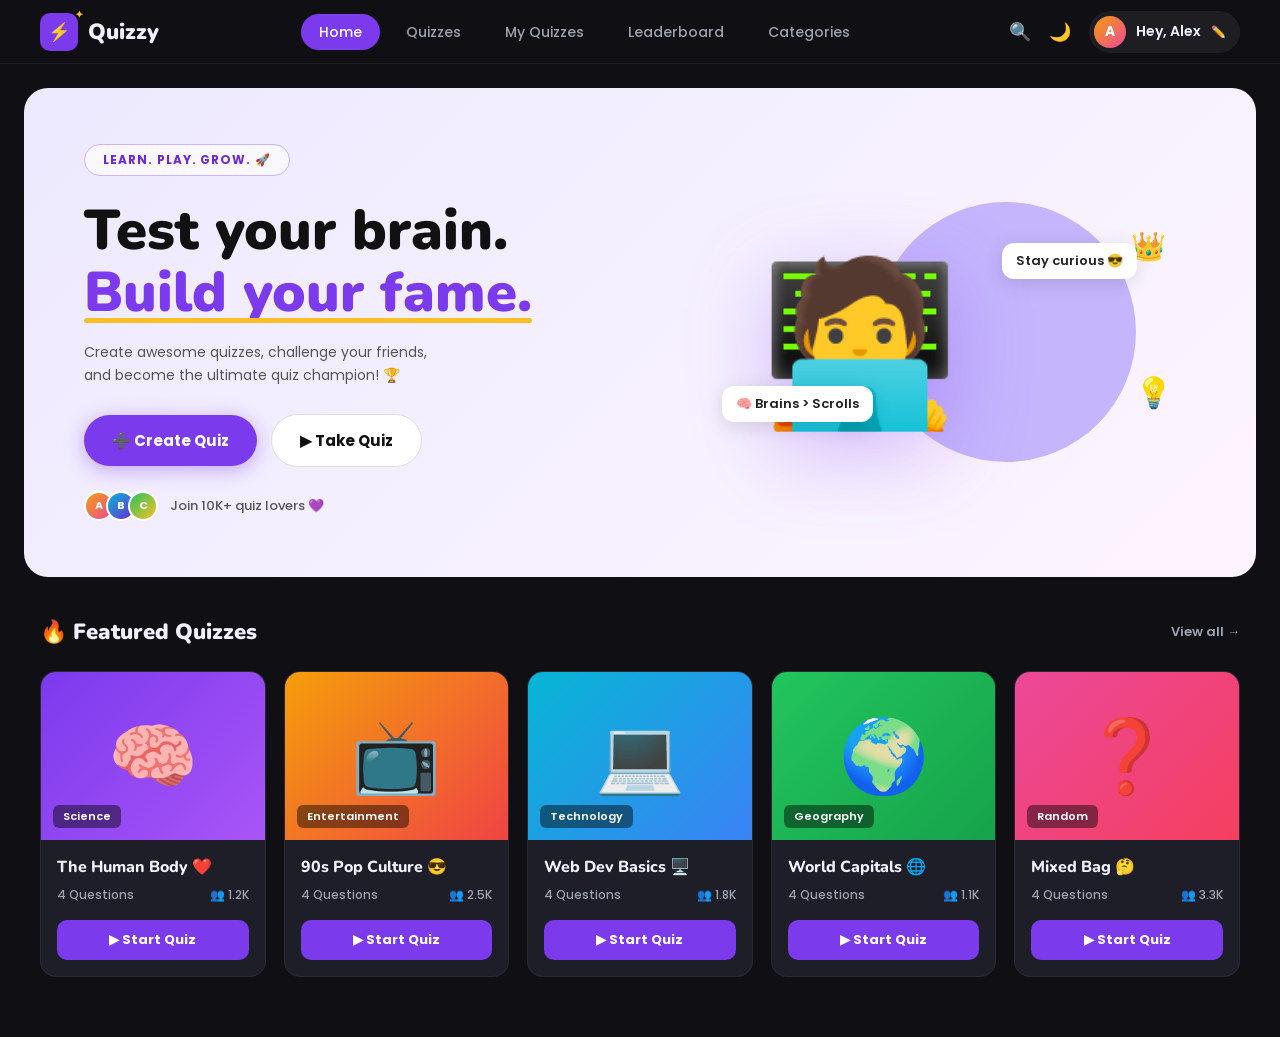
<file: Task4/index.html>
<!DOCTYPE html>
<html lang="en">
<head>
<meta charset="UTF-8"/>
<meta name="viewport" content="width=device-width, initial-scale=1.0"/>
<title>Quizzy – Test Your Brain. Build Your Fame.</title>
<link href="https://fonts.googleapis.com/css2?family=Nunito:wght@400;600;700;800;900&family=Poppins:wght@400;500;600;700;800;900&display=swap" rel="stylesheet"/>
<style>
*,*::before,*::after{box-sizing:border-box;margin:0;padding:0}
:root{
  --purple:#7c3aed;--purple-light:#a78bfa;--yellow:#fbbf24;
  --pink:#ec4899;--green:#22c55e;--cyan:#06b6d4;
  --dark:#0f0f14;--dark2:#18181f;--card-bg:#1e1e28;
  --text:#f1f0ff;--muted:#9ca3af;--hero-circle:#c4b5fd;
  --radius:16px;
  --nav-bg:#0f0f14;--modal-bg:#1a1a24;--input-bg:#0f0f14;
}
body.light-mode{
  --dark:#f5f4ff;--dark2:#ede9fe;--card-bg:#fff;
  --text:#111;--muted:#6b7280;--hero-circle:#c4b5fd;
  --nav-bg:#fff;--modal-bg:#fff;--input-bg:#f5f4ff;
}
body.light-mode nav{border-bottom:1px solid rgba(0,0,0,.08)}
body.light-mode .quiz-modal,body.light-mode .name-modal{background:#fff;border-color:rgba(0,0,0,.1)}
body.light-mode .quiz-card{border-color:rgba(0,0,0,.08);box-shadow:0 2px 12px rgba(0,0,0,.06)}
body.light-mode .option-btn{background:rgba(0,0,0,.03);border-color:rgba(0,0,0,.1);color:#111}
body.light-mode .name-input{background:#f5f4ff;border-color:rgba(0,0,0,.15);color:#111}
body.light-mode .modal-btn.ghost{background:rgba(0,0,0,.06);color:#555}
body.light-mode .quiz-header,.body.light-mode .quiz-footer{border-color:rgba(0,0,0,.08)}
body.light-mode .close-btn{background:rgba(0,0,0,.06);color:#555}
body.light-mode .progress-bar-track{background:rgba(0,0,0,.08)}
body.light-mode .user-pill{background:rgba(0,0,0,.06)}
body.light-mode .nav-links a{color:#555}
body.light-mode .nav-links a.active{color:#fff}
body.light-mode .result-btn.ghost{color:#111}

/* SEARCH BAR */
.search-overlay{position:fixed;inset:0;background:rgba(0,0,0,.75);backdrop-filter:blur(10px);z-index:300;display:flex;align-items:flex-start;justify-content:center;padding:80px 20px 20px;opacity:0;pointer-events:none;transition:opacity .2s}
.search-overlay.open{opacity:1;pointer-events:all}
.search-box{background:#1a1a24;border-radius:16px;padding:20px;width:100%;max-width:560px;border:1px solid rgba(255,255,255,.1)}
body.light-mode .search-box{background:#fff;border-color:rgba(0,0,0,.1)}
.search-input-wrap{display:flex;align-items:center;gap:12px;border-bottom:1px solid rgba(255,255,255,.08);padding-bottom:16px;margin-bottom:16px}
body.light-mode .search-input-wrap{border-bottom-color:rgba(0,0,0,.08)}
.search-input-wrap span{font-size:20px}
.search-input{flex:1;background:none;border:none;outline:none;font-size:17px;font-weight:600;color:var(--text);font-family:'Poppins',sans-serif}
.search-input::placeholder{color:var(--muted)}
.search-results{display:flex;flex-direction:column;gap:8px}
.search-result-item{padding:12px 14px;border-radius:10px;background:rgba(255,255,255,.05);cursor:pointer;font-size:14px;font-weight:600;color:var(--text);display:flex;align-items:center;gap:10px;transition:background .15s}
body.light-mode .search-result-item{background:rgba(0,0,0,.04)}
.search-result-item:hover{background:rgba(124,58,237,.18)}
.search-no-results{color:var(--muted);font-size:14px;text-align:center;padding:16px 0}
.search-close{float:right;background:none;border:none;color:var(--muted);font-size:20px;cursor:pointer;line-height:1}

/* CREATE QUIZ MODAL */
.create-modal{background:#1a1a24;border-radius:24px;width:100%;max-width:560px;max-height:90vh;overflow-y:auto;border:1px solid rgba(255,255,255,.08);transform:scale(.92);transition:transform .25s;padding:32px}
body.light-mode .create-modal{background:#fff;border-color:rgba(0,0,0,.1)}
.overlay.open .create-modal{transform:scale(1)}
.create-modal h2{font-family:'Nunito',sans-serif;font-size:22px;font-weight:900;margin-bottom:20px;display:flex;align-items:center;gap:10px}
.form-group{margin-bottom:18px}
.form-label{font-size:12px;font-weight:700;color:var(--muted);letter-spacing:.06em;text-transform:uppercase;margin-bottom:7px;display:block}
.form-input,.form-select,.form-textarea{width:100%;background:var(--input-bg);border:2px solid rgba(255,255,255,.1);border-radius:12px;padding:13px 16px;font-size:14px;font-weight:600;color:var(--text);font-family:'Poppins',sans-serif;outline:none;transition:border-color .2s}
body.light-mode .form-input,body.light-mode .form-select,body.light-mode .form-textarea{border-color:rgba(0,0,0,.15)}
.form-input:focus,.form-select:focus,.form-textarea:focus{border-color:var(--purple)}
.form-select{appearance:none;cursor:pointer}
.form-textarea{resize:vertical;min-height:90px}
.questions-builder{margin-top:8px}
.q-item{background:rgba(255,255,255,.04);border-radius:12px;padding:16px;margin-bottom:12px;border:1px solid rgba(255,255,255,.06)}
body.light-mode .q-item{background:rgba(0,0,0,.03);border-color:rgba(0,0,0,.06)}
.q-item-header{display:flex;align-items:center;justify-content:space-between;margin-bottom:10px}
.q-num-badge{font-size:11px;font-weight:800;color:var(--purple-light);letter-spacing:.06em}
.q-remove{background:none;border:none;color:var(--muted);cursor:pointer;font-size:16px;transition:color .2s}
.q-remove:hover{color:#ef4444}
.opt-input-row{display:flex;align-items:center;gap:8px;margin-bottom:8px}
.opt-radio{accent-color:var(--purple);cursor:pointer;width:16px;height:16px;flex-shrink:0}
.opt-input{flex:1;background:var(--input-bg);border:1.5px solid rgba(255,255,255,.08);border-radius:8px;padding:9px 12px;font-size:13px;color:var(--text);font-family:'Poppins',sans-serif;outline:none;transition:border-color .2s}
body.light-mode .opt-input{border-color:rgba(0,0,0,.1)}
.opt-input:focus{border-color:var(--purple)}
.add-q-btn{display:flex;align-items:center;gap:8px;background:rgba(124,58,237,.12);border:1.5px dashed rgba(124,58,237,.35);border-radius:12px;padding:12px;width:100%;color:var(--purple-light);font-size:14px;font-weight:700;font-family:'Poppins',sans-serif;cursor:pointer;justify-content:center;transition:all .2s;margin-top:4px}
.add-q-btn:hover{background:rgba(124,58,237,.2);border-color:var(--purple)}
.create-actions{display:flex;gap:12px;margin-top:24px}
.create-hint{font-size:11px;color:var(--muted);margin-top:6px}

/* LEADERBOARD / MY QUIZZES / CATEGORIES inside overlay */
.info-modal{background:#1a1a24;border-radius:20px;padding:32px;width:100%;max-width:480px;border:1px solid rgba(255,255,255,.08);transform:scale(.92);transition:transform .25s;max-height:85vh;overflow-y:auto}
body.light-mode .info-modal{background:#fff;border-color:rgba(0,0,0,.1)}
.overlay.open .info-modal{transform:scale(1)}
.info-modal h2{font-family:'Nunito',sans-serif;font-size:22px;font-weight:900;margin-bottom:18px;display:flex;align-items:center;gap:10px}
.lb-row{display:flex;align-items:center;gap:14px;padding:12px 0;border-bottom:1px solid rgba(255,255,255,.05)}
body.light-mode .lb-row{border-bottom-color:rgba(0,0,0,.06)}
.lb-row:last-child{border-bottom:none}
.lb-rank{font-size:18px;width:32px;text-align:center;flex-shrink:0}
.lb-name{flex:1;font-size:14px;font-weight:700}
.lb-score{font-size:13px;font-weight:700;color:var(--yellow)}
.cat-grid{display:grid;grid-template-columns:1fr 1fr;gap:12px}
.cat-item{background:rgba(255,255,255,.05);border-radius:14px;padding:20px 16px;text-align:center;cursor:pointer;transition:all .2s;border:1.5px solid rgba(255,255,255,.06);font-size:28px}
body.light-mode .cat-item{background:rgba(0,0,0,.04);border-color:rgba(0,0,0,.07)}
.cat-item:hover{background:rgba(124,58,237,.15);border-color:var(--purple);transform:scale(1.04)}
.cat-item p{font-size:13px;font-weight:700;margin-top:8px;color:var(--text)}
.my-quiz-row{display:flex;align-items:center;justify-content:space-between;padding:12px 0;border-bottom:1px solid rgba(255,255,255,.05)}
body.light-mode .my-quiz-row{border-bottom-color:rgba(0,0,0,.06)}
.my-quiz-row:last-child{border-bottom:none}
.my-quiz-name{font-size:14px;font-weight:700}
.my-quiz-meta{font-size:12px;color:var(--muted);margin-top:2px}
body{font-family:'Poppins',sans-serif;background:var(--dark);color:var(--text);min-height:100vh}

/* NAV */
nav{background:var(--nav-bg);display:flex;align-items:center;padding:0 40px;height:64px;gap:40px;position:sticky;top:0;z-index:100;border-bottom:1px solid rgba(255,255,255,.05);transition:background .3s}
.logo{display:flex;align-items:center;gap:10px;font-family:'Nunito',sans-serif;font-weight:900;font-size:22px;color:var(--text);text-decoration:none;flex-shrink:0}
.logo-icon{width:38px;height:38px;background:var(--purple);border-radius:10px;display:flex;align-items:center;justify-content:center;font-size:18px;position:relative}
.logo-icon::after{content:'✦';position:absolute;top:-5px;right:-5px;font-size:10px;color:var(--yellow)}
.nav-links{display:flex;gap:8px;list-style:none;flex:1;justify-content:center}
.nav-links a{text-decoration:none;color:var(--muted);font-size:14px;font-weight:500;padding:8px 18px;border-radius:50px;transition:all .2s}
.nav-links a:hover{color:var(--text)}
.nav-links a.active{background:var(--purple);color:#fff}
.nav-right{display:flex;align-items:center;gap:18px;flex-shrink:0}
.nav-icon-btn{background:none;border:none;color:var(--muted);font-size:18px;cursor:pointer;transition:color .2s;display:flex;align-items:center}
.nav-icon-btn:hover{color:var(--text)}
.user-pill{display:flex;align-items:center;gap:10px;background:rgba(255,255,255,.06);border-radius:50px;padding:5px 14px 5px 5px;cursor:pointer;transition:background .2s}
.user-pill:hover{background:rgba(255,255,255,.1)}
.avatar{width:32px;height:32px;border-radius:50%;background:linear-gradient(135deg,#f59e0b,#ec4899);display:flex;align-items:center;justify-content:center;font-size:14px;font-weight:700;color:#fff}
.user-name-display{font-size:14px;font-weight:600;color:var(--text)}
.chevron{color:var(--muted);font-size:12px}

/* HERO */
.hero{margin:24px 24px 0;background:linear-gradient(135deg,#ede9fe 0%,#f5f0ff 50%,#fdf4ff 100%);border-radius:24px;padding:56px 60px;display:flex;align-items:center;min-height:340px;position:relative;overflow:hidden}
.hero-content{flex:1;z-index:2;max-width:520px}
.hero-badge{display:inline-flex;align-items:center;gap:8px;border:1.5px solid #c4b5fd;border-radius:50px;padding:6px 18px;font-size:12px;font-weight:700;color:#6d28d9;letter-spacing:.08em;margin-bottom:24px;background:rgba(255,255,255,.6)}
.hero-title{font-family:'Nunito',sans-serif;font-size:clamp(38px,5vw,56px);font-weight:900;line-height:1.1;color:#111;margin-bottom:6px}
.hero-title span{color:var(--purple);position:relative;display:inline-block}
.hero-title span::after{content:'';position:absolute;bottom:0;left:0;width:100%;height:5px;background:var(--yellow);border-radius:3px;transform:skew(-3deg)}
.hero-sub{font-size:14px;color:#555;margin:18px 0 28px;line-height:1.6}
.hero-actions{display:flex;gap:14px;align-items:center;flex-wrap:wrap}
.btn-primary{display:inline-flex;align-items:center;gap:8px;background:var(--purple);color:#fff;border:none;border-radius:50px;padding:14px 28px;font-size:15px;font-weight:700;cursor:pointer;font-family:'Poppins',sans-serif;transition:transform .15s,box-shadow .15s;box-shadow:0 4px 20px rgba(124,58,237,.4)}
.btn-primary:hover{transform:translateY(-2px);box-shadow:0 8px 28px rgba(124,58,237,.5)}
.btn-secondary{display:inline-flex;align-items:center;gap:8px;background:#fff;color:#111;border:1.5px solid #ddd;border-radius:50px;padding:14px 28px;font-size:15px;font-weight:700;cursor:pointer;font-family:'Poppins',sans-serif;transition:transform .15s,box-shadow .15s}
.btn-secondary:hover{transform:translateY(-2px);box-shadow:0 4px 16px rgba(0,0,0,.12)}
.social-proof{display:flex;align-items:center;gap:12px;margin-top:24px;font-size:13px;color:#555;font-weight:500}
.avatars-row{display:flex}
.mini-av{width:30px;height:30px;border-radius:50%;border:2px solid #fff;margin-left:-8px;background:linear-gradient(135deg,#f59e0b,#ec4899);display:flex;align-items:center;justify-content:center;font-size:11px;font-weight:700;color:#fff}
.mini-av:first-child{margin-left:0}
.mini-av:nth-child(2){background:linear-gradient(135deg,#06b6d4,#6d28d9)}
.mini-av:nth-child(3){background:linear-gradient(135deg,#22c55e,#fbbf24)}
.hero-visual{flex:1;display:flex;justify-content:center;align-items:center;position:relative;min-height:280px}
.hero-circle{width:260px;height:260px;border-radius:50%;background:var(--hero-circle);position:absolute;right:60px;top:50%;transform:translateY(-50%)}
.hero-character{width:280px;position:relative;z-index:2;right:40px;top:10px;font-size:160px;text-align:center;line-height:1;filter:drop-shadow(0 20px 40px rgba(124,58,237,.3));user-select:none}
.float-badge{position:absolute;background:#fff;border-radius:12px;padding:8px 14px;font-size:13px;font-weight:600;color:#222;box-shadow:0 4px 20px rgba(0,0,0,.12);white-space:nowrap;display:flex;align-items:center;gap:6px;z-index:3}
.float-badge.b1{top:18%;right:10%}.float-badge.b2{bottom:18%;left:20%}
.doodle{position:absolute;font-size:26px;z-index:1;pointer-events:none}
.doodle.star{top:35%;left:45%;color:var(--yellow)}.doodle.crown{top:12%;right:5%;font-size:28px}.doodle.bulb{bottom:20%;right:4%;font-size:30px}

/* FEATURED */
.featured{padding:40px 40px 60px}
.section-header{display:flex;align-items:center;justify-content:space-between;margin-bottom:24px}
.section-title{font-family:'Nunito',sans-serif;font-size:22px;font-weight:900;color:var(--text);display:flex;align-items:center;gap:10px}
.view-all{font-size:13px;font-weight:600;color:var(--muted);text-decoration:none;display:flex;align-items:center;gap:4px;transition:color .2s}
.view-all:hover{color:var(--purple-light)}
.cards-grid{display:grid;grid-template-columns:repeat(5,1fr);gap:18px}
@media(max-width:1200px){.cards-grid{grid-template-columns:repeat(3,1fr)}}
@media(max-width:800px){.cards-grid{grid-template-columns:repeat(2,1fr)}}
@media(max-width:520px){.cards-grid{grid-template-columns:1fr}}
.quiz-card{background:var(--card-bg);border-radius:var(--radius);overflow:hidden;transition:transform .2s,box-shadow .2s;cursor:pointer;border:1px solid rgba(255,255,255,.05)}
.quiz-card:hover{transform:translateY(-5px);box-shadow:0 16px 40px rgba(0,0,0,.4)}
.card-thumb{width:100%;aspect-ratio:4/3;display:flex;align-items:center;justify-content:center;font-size:72px;position:relative}
.card-thumb.science{background:linear-gradient(135deg,#7c3aed,#a855f7)}
.card-thumb.entertain{background:linear-gradient(135deg,#f59e0b,#ef4444)}
.card-thumb.tech{background:linear-gradient(135deg,#06b6d4,#3b82f6)}
.card-thumb.geo{background:linear-gradient(135deg,#22c55e,#16a34a)}
.card-thumb.random{background:linear-gradient(135deg,#ec4899,#f43f5e)}
.card-category-tag{position:absolute;bottom:12px;left:12px;background:rgba(0,0,0,.45);backdrop-filter:blur(6px);border-radius:6px;padding:3px 10px;font-size:11px;font-weight:600;color:#fff}
.card-body{padding:16px}
.card-title{font-family:'Nunito',sans-serif;font-size:16px;font-weight:800;color:var(--text);margin-bottom:8px}
.card-meta{display:flex;align-items:center;justify-content:space-between;font-size:12px;color:var(--muted);margin-bottom:16px;font-weight:500}
.btn-start{width:100%;background:var(--purple);color:#fff;border:none;border-radius:10px;padding:10px;font-size:13px;font-weight:700;font-family:'Poppins',sans-serif;cursor:pointer;display:flex;align-items:center;justify-content:center;gap:6px;transition:background .2s,transform .15s}
.btn-start:hover{background:#6d28d9;transform:scale(1.02)}

/* ANIMATIONS */
@keyframes float{0%,100%{transform:translateY(0)}50%{transform:translateY(-10px)}}
.hero-character{animation:float 3.5s ease-in-out infinite}
@keyframes fadeUp{from{opacity:0;transform:translateY(20px)}to{opacity:1;transform:translateY(0)}}
.hero-content{animation:fadeUp .6s ease both}.hero-visual{animation:fadeUp .6s .15s ease both}
.quiz-card{animation:fadeUp .5s ease both}
.quiz-card:nth-child(1){animation-delay:.05s}.quiz-card:nth-child(2){animation-delay:.1s}
.quiz-card:nth-child(3){animation-delay:.15s}.quiz-card:nth-child(4){animation-delay:.2s}.quiz-card:nth-child(5){animation-delay:.25s}
@media(max-width:900px){nav{padding:0 20px;gap:20px}.nav-links{display:none}.hero{margin:12px 12px 0;padding:36px 28px;flex-direction:column;gap:24px}.hero-visual{display:none}.featured{padding:28px 16px 40px}}

/* OVERLAY */
.overlay{position:fixed;inset:0;background:rgba(0,0,0,.78);backdrop-filter:blur(8px);z-index:200;display:flex;align-items:center;justify-content:center;padding:20px;opacity:0;pointer-events:none;transition:opacity .25s}
.overlay.open{opacity:1;pointer-events:all}

/* NAME MODAL */
.name-modal{background:#1a1a24;border-radius:20px;padding:40px;width:100%;max-width:420px;text-align:center;transform:scale(.92);transition:transform .25s;border:1px solid rgba(255,255,255,.08)}
.overlay.open .name-modal,.overlay.open .quiz-modal{transform:scale(1)}
.name-modal h2{font-family:'Nunito',sans-serif;font-size:24px;font-weight:900;margin-bottom:8px}
.name-modal p{color:var(--muted);font-size:14px;margin-bottom:28px}
.name-input{width:100%;background:#0f0f14;border:2px solid rgba(255,255,255,.1);border-radius:12px;padding:14px 18px;font-size:16px;font-weight:600;color:var(--text);font-family:'Poppins',sans-serif;outline:none;transition:border-color .2s;margin-bottom:20px}
.name-input:focus{border-color:var(--purple)}
.modal-btn-row{display:flex;gap:12px;justify-content:center}
.modal-btn{padding:12px 28px;border-radius:50px;border:none;font-size:14px;font-weight:700;font-family:'Poppins',sans-serif;cursor:pointer;transition:all .2s}
.modal-btn.primary{background:var(--purple);color:#fff;box-shadow:0 4px 16px rgba(124,58,237,.35)}
.modal-btn.primary:hover{background:#6d28d9;transform:translateY(-1px)}
.modal-btn.ghost{background:rgba(255,255,255,.07);color:var(--muted)}
.modal-btn.ghost:hover{background:rgba(255,255,255,.12);color:var(--text)}

/* QUIZ MODAL */
.quiz-modal{background:#1a1a24;border-radius:24px;width:100%;max-width:640px;max-height:90vh;overflow-y:auto;border:1px solid rgba(255,255,255,.08);transform:scale(.92);transition:transform .25s;display:flex;flex-direction:column}
.quiz-header{padding:24px 28px 18px;border-bottom:1px solid rgba(255,255,255,.06);display:flex;align-items:center;justify-content:space-between;flex-shrink:0}
.quiz-header-info h3{font-family:'Nunito',sans-serif;font-size:19px;font-weight:900}
.quiz-header-info p{font-size:12px;color:var(--muted);margin-top:3px}
.close-btn{background:rgba(255,255,255,.08);border:none;color:var(--muted);width:36px;height:36px;border-radius:50%;font-size:16px;cursor:pointer;display:flex;align-items:center;justify-content:center;transition:all .2s;flex-shrink:0}
.close-btn:hover{background:rgba(255,255,255,.15);color:var(--text)}
.quiz-progress-wrap{padding:16px 28px 0;flex-shrink:0}
.progress-labels{display:flex;justify-content:space-between;font-size:12px;color:var(--muted);margin-bottom:8px;font-weight:600}
.progress-bar-track{height:6px;background:rgba(255,255,255,.08);border-radius:6px;overflow:hidden}
.progress-bar-fill{height:100%;background:linear-gradient(90deg,var(--purple),var(--purple-light));border-radius:6px;transition:width .45s ease}
.quiz-body{padding:24px 28px;flex:1}
.q-number{font-size:11px;font-weight:700;color:var(--purple-light);letter-spacing:.08em;margin-bottom:10px;text-transform:uppercase}
.q-text{font-family:'Nunito',sans-serif;font-size:19px;font-weight:800;line-height:1.45;margin-bottom:22px;color:var(--text)}
.options-grid{display:flex;flex-direction:column;gap:11px}
.option-btn{background:rgba(255,255,255,.05);border:1.5px solid rgba(255,255,255,.1);border-radius:14px;padding:15px 18px;text-align:left;font-size:14px;font-weight:600;color:var(--text);cursor:pointer;font-family:'Poppins',sans-serif;transition:all .2s;display:flex;align-items:center;gap:14px;width:100%}
.option-btn:hover:not([disabled]){background:rgba(124,58,237,.15);border-color:var(--purple-light);transform:translateX(4px)}
.opt-label{width:30px;height:30px;border-radius:8px;background:rgba(255,255,255,.08);display:flex;align-items:center;justify-content:center;font-size:12px;font-weight:800;flex-shrink:0;transition:all .2s}
.option-btn.correct{background:rgba(34,197,94,.12);border-color:#22c55e;color:#4ade80}
.option-btn.correct .opt-label{background:#22c55e;color:#fff}
.option-btn.wrong{background:rgba(239,68,68,.1);border-color:#ef4444;color:#f87171}
.option-btn.wrong .opt-label{background:#ef4444;color:#fff}
.option-btn[disabled]{cursor:default;opacity:.55}
.option-btn.correct[disabled],.option-btn.wrong[disabled]{opacity:1}
.feedback-banner{margin-top:18px;border-radius:12px;padding:13px 16px;font-size:13px;font-weight:600;display:none;align-items:center;gap:10px}
.feedback-banner.show{display:flex}
.feedback-banner.correct-fb{background:rgba(34,197,94,.12);color:#4ade80;border:1px solid rgba(34,197,94,.25)}
.feedback-banner.wrong-fb{background:rgba(239,68,68,.1);color:#f87171;border:1px solid rgba(239,68,68,.2)}
.quiz-footer{padding:18px 28px 24px;border-top:1px solid rgba(255,255,255,.06);display:flex;align-items:center;justify-content:space-between;flex-shrink:0}
.score-chip{font-size:13px;font-weight:700;color:var(--muted)}
.score-chip span{color:var(--yellow)}
.next-btn{background:var(--purple);color:#fff;border:none;border-radius:50px;padding:12px 26px;font-size:14px;font-weight:700;font-family:'Poppins',sans-serif;cursor:pointer;transition:all .2s;box-shadow:0 4px 16px rgba(124,58,237,.35);display:none}
.next-btn.visible{display:block}
.next-btn:hover{background:#6d28d9;transform:translateY(-1px)}

/* RESULTS */
.results-body{padding:36px 28px;text-align:center}
.result-emoji{font-size:68px;margin-bottom:14px;display:block;animation:float 2.5s ease-in-out infinite}
.results-body h2{font-family:'Nunito',sans-serif;font-size:26px;font-weight:900;margin-bottom:6px}
.result-sub{color:var(--muted);font-size:14px;margin-bottom:24px}
.score-big{font-size:52px;font-weight:900;font-family:'Nunito',sans-serif;color:var(--purple-light);margin-bottom:4px}
.score-label{color:var(--muted);font-size:13px;font-weight:600;margin-bottom:28px}
.result-actions{display:flex;gap:12px;justify-content:center;flex-wrap:wrap}
.result-btn{padding:13px 24px;border-radius:50px;border:none;font-size:14px;font-weight:700;font-family:'Poppins',sans-serif;cursor:pointer;transition:all .2s}
.result-btn.primary{background:var(--purple);color:#fff;box-shadow:0 4px 16px rgba(124,58,237,.35)}
.result-btn.primary:hover{background:#6d28d9;transform:translateY(-1px)}
.result-btn.ghost{background:rgba(255,255,255,.07);color:var(--text)}
.result-btn.ghost:hover{background:rgba(255,255,255,.12)}
</style>
</head>
<body>

<!-- NAV -->
<nav>
  <a href="#" class="logo"><div class="logo-icon">⚡</div>Quizzy</a>
  <ul class="nav-links">
    <li><a href="#" class="active" onclick="navClick(this,'home');return false">Home</a></li>
    <li><a href="#" onclick="navClick(this,'quizzes');return false">Quizzes</a></li>
    <li><a href="#" onclick="navClick(this,'myquizzes');return false">My Quizzes</a></li>
    <li><a href="#" onclick="navClick(this,'leaderboard');return false">Leaderboard</a></li>
    <li><a href="#" onclick="navClick(this,'categories');return false">Categories</a></li>
  </ul>
  <div class="nav-right">
    <button class="nav-icon-btn" onclick="openSearch()" title="Search">🔍</button>
    <button class="nav-icon-btn" id="dark-toggle" onclick="toggleDark()" title="Toggle dark/light mode">🌙</button>
    <div class="user-pill" onclick="openNameModal()" title="Click to change name">
      <div class="avatar" id="nav-avatar">A</div>
      <span class="user-name-display" id="nav-name">Hey, Alex</span>
      <span class="chevron">✏️</span>
    </div>
  </div>
</nav>

<!-- HERO -->
<section class="hero">
  <div class="hero-content">
    <div class="hero-badge">LEARN. PLAY. GROW. 🚀</div>
    <h1 class="hero-title">Test your brain.<br><span>Build your fame.</span></h1>
    <p class="hero-sub">Create awesome quizzes, challenge your friends,<br>and become the ultimate quiz champion! 🏆</p>
    <div class="hero-actions">
      <button class="btn-primary" onclick="openCreateQuiz()">➕ Create Quiz</button>
      <button class="btn-secondary" onclick="scrollToQuizzes()">▶ Take Quiz</button>
    </div>
    <div class="social-proof">
      <div class="avatars-row">
        <div class="mini-av">A</div><div class="mini-av">B</div><div class="mini-av">C</div>
      </div>
      Join 10K+ quiz lovers 💜
    </div>
  </div>
  <div class="hero-visual">
    <div class="hero-circle"></div>
    <div class="hero-character">🧑‍💻</div>
    <div class="float-badge b1">Stay curious 😎</div>
    <div class="float-badge b2">🧠 Brains &gt; Scrolls</div>
    <div class="doodle star">⭐</div>
    <div class="doodle crown">👑</div>
    <div class="doodle bulb">💡</div>
  </div>
</section>

<!-- FEATURED -->
<section class="featured">
  <div class="section-header">
    <h2 class="section-title">🔥 Featured Quizzes</h2>
    <a href="#" class="view-all" onclick="navClick(null,'quizzes');return false">View all →</a>
  </div>
  <div class="cards-grid">

    <div class="quiz-card" onclick="startQuiz('science')">
      <div class="card-thumb science">🧠<span class="card-category-tag">Science</span></div>
      <div class="card-body">
        <div class="card-title">The Human Body ❤️</div>
        <div class="card-meta"><span>4 Questions</span><span>👥 1.2K</span></div>
        <button class="btn-start" onclick="event.stopPropagation();startQuiz('science')">▶ Start Quiz</button>
      </div>
    </div>

    <div class="quiz-card" onclick="startQuiz('entertainment')">
      <div class="card-thumb entertain">📺<span class="card-category-tag">Entertainment</span></div>
      <div class="card-body">
        <div class="card-title">90s Pop Culture 😎</div>
        <div class="card-meta"><span>4 Questions</span><span>👥 2.5K</span></div>
        <button class="btn-start" onclick="event.stopPropagation();startQuiz('entertainment')">▶ Start Quiz</button>
      </div>
    </div>

    <div class="quiz-card" onclick="startQuiz('tech')">
      <div class="card-thumb tech">💻<span class="card-category-tag">Technology</span></div>
      <div class="card-body">
        <div class="card-title">Web Dev Basics 🖥️</div>
        <div class="card-meta"><span>4 Questions</span><span>👥 1.8K</span></div>
        <button class="btn-start" onclick="event.stopPropagation();startQuiz('tech')">▶ Start Quiz</button>
      </div>
    </div>

    <div class="quiz-card" onclick="startQuiz('geography')">
      <div class="card-thumb geo">🌍<span class="card-category-tag">Geography</span></div>
      <div class="card-body">
        <div class="card-title">World Capitals 🌐</div>
        <div class="card-meta"><span>4 Questions</span><span>👥 1.1K</span></div>
        <button class="btn-start" onclick="event.stopPropagation();startQuiz('geography')">▶ Start Quiz</button>
      </div>
    </div>

    <div class="quiz-card" onclick="startQuiz('mixed')">
      <div class="card-thumb random">❓<span class="card-category-tag">Random</span></div>
      <div class="card-body">
        <div class="card-title">Mixed Bag 🤔</div>
        <div class="card-meta"><span>4 Questions</span><span>👥 3.3K</span></div>
        <button class="btn-start" onclick="event.stopPropagation();startQuiz('mixed')">▶ Start Quiz</button>
      </div>
    </div>

  </div>
</section>

<!-- NAME MODAL -->
<div class="overlay" id="name-overlay">
  <div class="name-modal">
    <div style="font-size:48px;margin-bottom:12px">✏️</div>
    <h2>Change Your Name</h2>
    <p>Personalize your Quizzy experience</p>
    <input class="name-input" id="name-input" type="text" placeholder="Enter your name…" maxlength="20" onkeydown="if(event.key==='Enter')saveName()"/>
    <div class="modal-btn-row">
      <button class="modal-btn ghost" onclick="closeNameModal()">Cancel</button>
      <button class="modal-btn primary" onclick="saveName()">Save ✨</button>
    </div>
  </div>
</div>

<!-- QUIZ MODAL -->
<div class="overlay" id="quiz-overlay">
  <div class="quiz-modal">

    <!-- Question view -->
    <div id="quiz-question-view">
      <div class="quiz-header">
        <div class="quiz-header-info">
          <h3 id="quiz-title">Quiz</h3>
          <p id="quiz-subtitle">4 Questions</p>
        </div>
        <button class="close-btn" onclick="closeQuiz()">✕</button>
      </div>
      <div class="quiz-progress-wrap">
        <div class="progress-labels">
          <span id="prog-label">Question 1 of 4</span>
          <span id="prog-pct">0%</span>
        </div>
        <div class="progress-bar-track"><div class="progress-bar-fill" id="prog-fill" style="width:0%"></div></div>
      </div>
      <div class="quiz-body">
        <div class="q-number" id="q-number">QUESTION 1</div>
        <div class="q-text" id="q-text"></div>
        <div class="options-grid" id="options-grid"></div>
        <div class="feedback-banner" id="feedback-banner"></div>
      </div>
      <div class="quiz-footer">
        <div class="score-chip">Score: <span id="score-display">0</span> / <span id="score-total">4</span></div>
        <button class="next-btn" id="next-btn" onclick="nextQuestion()">Next →</button>
      </div>
    </div>

    <!-- Results view -->
    <div id="quiz-results-view" style="display:none">
      <div class="quiz-header">
        <div class="quiz-header-info"><h3>Quiz Complete! 🎉</h3><p id="results-quiz-name"></p></div>
        <button class="close-btn" onclick="closeQuiz()">✕</button>
      </div>
      <div class="results-body">
        <span class="result-emoji" id="result-emoji">🏆</span>
        <h2 id="result-heading">Amazing!</h2>
        <p class="result-sub" id="result-sub"></p>
        <div class="score-big" id="result-score">4/4</div>
        <div class="score-label" id="result-pct">100% correct</div>
        <div class="result-actions">
          <button class="result-btn ghost" onclick="closeQuiz()">🏠 Home</button>
          <button class="result-btn primary" onclick="retryQuiz()">🔁 Try Again</button>
        </div>
      </div>
    </div>

  </div>
</div>

<!-- SEARCH OVERLAY -->
<div class="search-overlay" id="search-overlay" onclick="if(event.target===this)closeSearch()">
  <div class="search-box">
    <div class="search-input-wrap">
      <span>🔍</span>
      <input class="search-input" id="search-input" type="text" placeholder="Search quizzes…" oninput="renderSearch(this.value)" onkeydown="if(event.key==='Escape')closeSearch()"/>
      <button class="search-close" onclick="closeSearch()">✕</button>
    </div>
    <div class="search-results" id="search-results"></div>
  </div>
</div>

<!-- CREATE QUIZ OVERLAY -->
<div class="overlay" id="create-overlay">
  <div class="create-modal">
    <h2>➕ Create a Quiz</h2>
    <div class="form-group">
      <label class="form-label">Quiz Title</label>
      <input class="form-input" id="cq-title" type="text" placeholder="e.g. World History Trivia" maxlength="60"/>
    </div>
    <div class="form-group">
      <label class="form-label">Category</label>
      <select class="form-select" id="cq-category">
        <option value="science">Science</option>
        <option value="tech">Technology</option>
        <option value="entertainment">Entertainment</option>
        <option value="geography">Geography</option>
        <option value="mixed">Mixed / Random</option>
      </select>
    </div>
    <div class="form-group">
      <label class="form-label">Questions</label>
      <div class="questions-builder" id="cq-questions"></div>
      <button class="add-q-btn" onclick="addCreateQuestion()">➕ Add Question</button>
    </div>
    <div class="create-actions">
      <button class="modal-btn ghost" onclick="closeCreateQuiz()">Cancel</button>
      <button class="modal-btn primary" onclick="publishQuiz()">🚀 Publish Quiz</button>
    </div>
  </div>
</div>

<!-- LEADERBOARD OVERLAY -->
<div class="overlay" id="lb-overlay">
  <div class="info-modal">
    <h2>🏆 Leaderboard</h2>
    <div id="lb-list"></div>
    <div style="margin-top:20px;text-align:right"><button class="modal-btn ghost" onclick="closeModal('lb-overlay')">Close</button></div>
  </div>
</div>

<!-- MY QUIZZES OVERLAY -->
<div class="overlay" id="myq-overlay">
  <div class="info-modal">
    <h2>📋 My Quizzes</h2>
    <div id="myq-list"></div>
    <div style="margin-top:20px;display:flex;gap:10px;justify-content:flex-end">
      <button class="modal-btn primary" onclick="closeModal('myq-overlay');openCreateQuiz()">➕ Create New</button>
      <button class="modal-btn ghost" onclick="closeModal('myq-overlay')">Close</button>
    </div>
  </div>
</div>

<!-- CATEGORIES OVERLAY -->
<div class="overlay" id="cat-overlay">
  <div class="info-modal">
    <h2>🗂️ Categories</h2>
    <div class="cat-grid">
      <div class="cat-item" onclick="closeModal('cat-overlay');startQuiz('science')">🧠<p>Science</p></div>
      <div class="cat-item" onclick="closeModal('cat-overlay');startQuiz('entertainment')">📺<p>Entertainment</p></div>
      <div class="cat-item" onclick="closeModal('cat-overlay');startQuiz('tech')">💻<p>Technology</p></div>
      <div class="cat-item" onclick="closeModal('cat-overlay');startQuiz('geography')">🌍<p>Geography</p></div>
      <div class="cat-item" onclick="closeModal('cat-overlay');startQuiz('mixed')">❓<p>Mixed Bag</p></div>
      <div class="cat-item" onclick="closeModal('cat-overlay');openCreateQuiz()">➕<p>Create Own</p></div>
    </div>
    <div style="margin-top:20px;text-align:right"><button class="modal-btn ghost" onclick="closeModal('cat-overlay')">Close</button></div>
  </div>
</div>

<script>
const QUIZZES = {
  science:{
    title:'The Human Body ❤️',
    questions:[
      {q:'What is the largest organ in the human body?',opts:['Brain','Liver','Skin','Heart'],ans:2},
      {q:'How many bones does an adult human body have?',opts:['186','206','226','256'],ans:1},
      {q:'Which blood type is known as the universal donor?',opts:['A+','B−','O−','AB+'],ans:2},
      {q:'What part of the brain controls balance and coordination?',opts:['Cerebrum','Cerebellum','Medulla','Thalamus'],ans:1}
    ]
  },
  entertainment:{
    title:'90s Pop Culture 😎',
    questions:[
      {q:'Which 90s sitcom featured friends living in New York City?',opts:['Seinfeld','Friends','Frasier','Cheers'],ans:1},
      {q:'Which artist released the iconic album "Thriller"?',opts:['Prince','Madonna','Michael Jackson','Whitney Houston'],ans:2},
      {q:'What was the best-selling video game console of the 90s?',opts:['Sega Genesis','Super Nintendo','PlayStation','Nintendo 64'],ans:2},
      {q:'Which film featured the line "You had me at hello"?',opts:['Sleepless in Seattle','Jerry Maguire','Pretty Woman','Notting Hill'],ans:1}
    ]
  },
  tech:{
    title:'Web Dev Basics 🖥️',
    questions:[
      {q:'What does CSS stand for?',opts:['Computer Style Sheets','Cascading Style Sheets','Creative Style System','Colorful Styling Sheets'],ans:1},
      {q:'Which HTML tag is used to create a hyperlink?',opts:['<link>','<href>','<a>','<url>'],ans:2},
      {q:'What does "DOM" stand for in web development?',opts:['Document Object Model','Data Object Module','Dynamic Object Map','Design Output Method'],ans:0},
      {q:'Which JavaScript method adds an element to the end of an array?',opts:['push()','pop()','shift()','append()'],ans:0}
    ]
  },
  geography:{
    title:'World Capitals 🌐',
    questions:[
      {q:'What is the capital city of Australia?',opts:['Sydney','Melbourne','Brisbane','Canberra'],ans:3},
      {q:'Which city is the capital of Canada?',opts:['Toronto','Vancouver','Ottawa','Montreal'],ans:2},
      {q:'What is the capital of Brazil?',opts:['São Paulo','Rio de Janeiro','Brasília','Salvador'],ans:2},
      {q:'Which city is the executive capital of South Africa?',opts:['Cape Town','Johannesburg','Pretoria','Durban'],ans:2}
    ]
  },
  mixed:{
    title:'Mixed Bag 🤔',
    questions:[
      {q:'How many sides does a hexagon have?',opts:['5','6','7','8'],ans:1},
      {q:'Which planet is known as the Red Planet?',opts:['Venus','Jupiter','Mars','Saturn'],ans:2},
      {q:'What is the chemical symbol for Gold?',opts:['Go','Gd','Au','Ag'],ans:2},
      {q:'Who painted the Mona Lisa?',opts:['Michelangelo','Raphael','Leonardo da Vinci','Donatello'],ans:2}
    ]
  }
};

let userName='Alex', currentQuiz=null, currentQ=0, score=0, answered=false;

/* NAME */
function openNameModal(){
  document.getElementById('name-input').value=userName==='Alex'?'':userName;
  document.getElementById('name-overlay').classList.add('open');
  setTimeout(()=>document.getElementById('name-input').focus(),200);
}
function closeNameModal(){document.getElementById('name-overlay').classList.remove('open')}
function saveName(){
  const v=document.getElementById('name-input').value.trim();
  if(!v)return;
  userName=v;
  document.getElementById('nav-name').textContent='Hey, '+userName;
  document.getElementById('nav-avatar').textContent=userName[0].toUpperCase();
  closeNameModal();
}

/* QUIZ */
function startQuiz(key){
  currentQuiz=key; currentQ=0; score=0; answered=false;
  const quiz=QUIZZES[key];
  document.getElementById('quiz-title').textContent=quiz.title;
  document.getElementById('quiz-subtitle').textContent=quiz.questions.length+' Questions';
  document.getElementById('score-total').textContent=quiz.questions.length;
  document.getElementById('results-quiz-name').textContent=quiz.title;
  document.getElementById('quiz-question-view').style.display='block';
  document.getElementById('quiz-results-view').style.display='none';
  renderQuestion();
  document.getElementById('quiz-overlay').classList.add('open');
}

function renderQuestion(){
  const quiz=QUIZZES[currentQuiz], q=quiz.questions[currentQ], total=quiz.questions.length;
  answered=false;
  const pct=Math.round((currentQ/total)*100);
  document.getElementById('prog-label').textContent='Question '+(currentQ+1)+' of '+total;
  document.getElementById('prog-pct').textContent=pct+'%';
  document.getElementById('prog-fill').style.width=pct+'%';
  document.getElementById('q-number').textContent='QUESTION '+(currentQ+1);
  document.getElementById('q-text').textContent=q.q;
  document.getElementById('score-display').textContent=score;
  const labels=['A','B','C','D'];
  const grid=document.getElementById('options-grid');
  grid.innerHTML='';
  q.opts.forEach((opt,i)=>{
    const btn=document.createElement('button');
    btn.className='option-btn';
    btn.innerHTML='<span class="opt-label">'+labels[i]+'</span>'+opt;
    btn.onclick=()=>selectAnswer(i,q.ans);
    grid.appendChild(btn);
  });
  const fb=document.getElementById('feedback-banner');
  fb.className='feedback-banner';fb.innerHTML='';
  document.getElementById('next-btn').classList.remove('visible');
}

function selectAnswer(chosen,correct){
  if(answered)return;
  answered=true;
  const btns=document.querySelectorAll('.option-btn');
  btns.forEach(b=>b.disabled=true);
  const fb=document.getElementById('feedback-banner');
  if(chosen===correct){
    score++;
    btns[chosen].classList.add('correct');
    fb.className='feedback-banner correct-fb show';
    fb.innerHTML='✅ Correct! Well done, <strong>'+userName+'</strong>!';
  } else {
    btns[chosen].classList.add('wrong');
    btns[correct].classList.add('correct');
    fb.className='feedback-banner wrong-fb show';
    fb.innerHTML='❌ Oops! Correct answer: <strong style="margin-left:4px">'+QUIZZES[currentQuiz].questions[currentQ].opts[correct]+'</strong>';
  }
  document.getElementById('score-display').textContent=score;
  const total=QUIZZES[currentQuiz].questions.length;
  const nb=document.getElementById('next-btn');
  nb.textContent=currentQ+1>=total?'🏁 See Results':'Next →';
  nb.classList.add('visible');
}

function nextQuestion(){
  currentQ++;
  if(currentQ>=QUIZZES[currentQuiz].questions.length) showResults();
  else renderQuestion();
}

function showResults(){
  document.getElementById('quiz-question-view').style.display='none';
  document.getElementById('quiz-results-view').style.display='block';
  const total=QUIZZES[currentQuiz].questions.length;
  const pct=Math.round((score/total)*100);
  document.getElementById('result-score').textContent=score+'/'+total;
  document.getElementById('result-pct').textContent=pct+'% correct';
  let emoji,heading,sub;
  if(pct===100){emoji='🏆';heading='Perfect Score!';sub='Absolutely nailed it, '+userName+'! 🎉'}
  else if(pct>=75){emoji='🌟';heading='Amazing Work!';sub='You\'re on fire, '+userName+'!'}
  else if(pct>=50){emoji='👍';heading='Good Job!';sub='Solid effort, '+userName+'! Keep practising.'}
  else{emoji='💪';heading='Keep Going!';sub='Don\'t give up, '+userName+'! Try again!'}
  document.getElementById('result-emoji').textContent=emoji;
  document.getElementById('result-heading').textContent=heading;
  document.getElementById('result-sub').textContent=sub;
}

function retryQuiz(){startQuiz(currentQuiz)}
function closeQuiz(){document.getElementById('quiz-overlay').classList.remove('open')}

document.getElementById('quiz-overlay').addEventListener('click',function(e){if(e.target===this)closeQuiz()});
document.getElementById('name-overlay').addEventListener('click',function(e){if(e.target===this)closeNameModal()});
document.getElementById('create-overlay').addEventListener('click',function(e){if(e.target===this)closeCreateQuiz()});

/* ── DARK MODE ── */
function toggleDark(){
  const isLight=document.body.classList.toggle('light-mode');
  document.getElementById('dark-toggle').textContent=isLight?'☀️':'🌙';
}

/* ── SCROLL TO QUIZZES ── */
function scrollToQuizzes(){
  document.querySelector('.featured').scrollIntoView({behavior:'smooth'});
}

/* ── NAV ── */
function navClick(el, page){
  document.querySelectorAll('.nav-links a').forEach(a=>a.classList.remove('active'));
  if(el) el.classList.add('active');
  if(page==='leaderboard') openLeaderboard();
  else if(page==='myquizzes') openMyQuizzes();
  else if(page==='categories') openCategories();
  else if(page==='quizzes') scrollToQuizzes();
}

/* ── GENERIC MODAL CLOSE ── */
function closeModal(id){document.getElementById(id).classList.remove('open')}

/* ── SEARCH ── */
const ALL_QUIZZES_LIST=[
  {key:'science',label:'The Human Body ❤️',icon:'🧠',cat:'Science'},
  {key:'entertainment',label:'90s Pop Culture 😎',icon:'📺',cat:'Entertainment'},
  {key:'tech',label:'Web Dev Basics 🖥️',icon:'💻',cat:'Technology'},
  {key:'geography',label:'World Capitals 🌐',icon:'🌍',cat:'Geography'},
  {key:'mixed',label:'Mixed Bag 🤔',icon:'❓',cat:'Random'},
];
function openSearch(){
  document.getElementById('search-overlay').classList.add('open');
  document.getElementById('search-input').value='';
  renderSearch('');
  setTimeout(()=>document.getElementById('search-input').focus(),150);
}
function closeSearch(){document.getElementById('search-overlay').classList.remove('open')}
function renderSearch(q){
  const res=document.getElementById('search-results');
  const filtered=ALL_QUIZZES_LIST.filter(x=>!q||x.label.toLowerCase().includes(q.toLowerCase())||x.cat.toLowerCase().includes(q.toLowerCase()));
  if(!filtered.length){res.innerHTML='<div class="search-no-results">No quizzes found 😅</div>';return;}
  res.innerHTML=filtered.map(x=>`<div class="search-result-item" onclick="closeSearch();startQuiz('${x.key}')">${x.icon} <span style="flex:1">${x.label}</span><span style="font-size:11px;color:var(--muted)">${x.cat}</span></div>`).join('');
}

/* ── CREATE QUIZ ── */
let createQCount=0;
let myQuizzes=[];
function openCreateQuiz(){
  createQCount=0;
  document.getElementById('cq-title').value='';
  document.getElementById('cq-questions').innerHTML='';
  addCreateQuestion();
  document.getElementById('create-overlay').classList.add('open');
}
function closeCreateQuiz(){document.getElementById('create-overlay').classList.remove('open')}
function addCreateQuestion(){
  createQCount++;
  const id='cqq'+createQCount;
  const div=document.createElement('div');
  div.className='q-item';div.id=id;
  div.innerHTML=`
    <div class="q-item-header">
      <span class="q-num-badge">QUESTION ${createQCount}</span>
      <button class="q-remove" onclick="removeQuestion('${id}')" title="Remove">✕</button>
    </div>
    <input class="form-input" style="margin-bottom:10px" type="text" placeholder="Question text…" />
    <div>
      ${[0,1,2,3].map(i=>`<div class="opt-input-row"><input type="radio" name="${id}-ans" value="${i}" class="opt-radio"/><input class="opt-input" type="text" placeholder="Option ${String.fromCharCode(65+i)}"/></div>`).join('')}
    </div>
    <div class="create-hint">Select the radio button next to the correct answer</div>`;
  document.getElementById('cq-questions').appendChild(div);
}
function removeQuestion(id){
  const el=document.getElementById(id);
  if(document.querySelectorAll('.q-item').length<=1){alert('Quiz must have at least 1 question.');return;}
  el.remove();
}
function publishQuiz(){
  const title=document.getElementById('cq-title').value.trim();
  if(!title){alert('Please enter a quiz title.');return;}
  const qItems=document.querySelectorAll('.q-item');
  const questions=[];
  let valid=true;
  qItems.forEach(item=>{
    const qText=item.querySelector('input[type="text"]').value.trim();
    const opts=Array.from(item.querySelectorAll('.opt-input')).map(i=>i.value.trim());
    const radios=item.querySelectorAll('input[type="radio"]');
    let ans=-1;
    radios.forEach((r,i)=>{if(r.checked)ans=i});
    if(!qText||opts.some(o=>!o)||ans===-1){valid=false;}
    questions.push({q:qText,opts,ans});
  });
  if(!valid){alert('Please fill in all questions, options, and select a correct answer for each.');return;}
  const key='custom_'+Date.now();
  QUIZZES[key]={title,questions};
  myQuizzes.push({key,title,count:questions.length});
  closeCreateQuiz();
  // Show a tiny success toast then start it
  const toast=document.createElement('div');
  toast.style.cssText='position:fixed;bottom:32px;left:50%;transform:translateX(-50%);background:#22c55e;color:#fff;padding:14px 28px;border-radius:50px;font-weight:700;font-size:15px;z-index:9999;box-shadow:0 8px 30px rgba(34,197,94,.4)';
  toast.textContent='🎉 Quiz published! Starting now…';
  document.body.appendChild(toast);
  setTimeout(()=>{toast.remove();startQuiz(key);},1600);
}

/* ── LEADERBOARD ── */
const LB_DATA=[
  {rank:'🥇',name:'QuizMaster3000',score:'4850 pts'},
  {rank:'🥈',name:'BrainiacBex',score:'4420 pts'},
  {rank:'🥉',name:'TriviaTitan',score:'3990 pts'},
  {rank:'4',name:'NerdAlert',score:'3750 pts'},
  {rank:'5',name:'SmartCookie',score:'3200 pts'},
  {rank:'6',name:'FactsFanatic',score:'2980 pts'},
  {rank:'7',name:'GeniusJamie',score:'2650 pts'},
];
function openLeaderboard(){
  const list=document.getElementById('lb-list');
  list.innerHTML=LB_DATA.map(r=>`<div class="lb-row"><span class="lb-rank">${r.rank}</span><span class="lb-name">${r.name}</span><span class="lb-score">${r.score}</span></div>`).join('');
  document.getElementById('lb-overlay').classList.add('open');
}

/* ── MY QUIZZES ── */
function openMyQuizzes(){
  const list=document.getElementById('myq-list');
  if(myQuizzes.length===0){
    list.innerHTML='<div style="color:var(--muted);font-size:14px;text-align:center;padding:24px 0">You haven\'t created any quizzes yet!<br><br>Hit <strong>Create New</strong> to get started.</div>';
  } else {
    list.innerHTML=myQuizzes.map(q=>`<div class="my-quiz-row"><div><div class="my-quiz-name">${q.title}</div><div class="my-quiz-meta">${q.count} questions</div></div><button class="modal-btn primary" style="padding:8px 16px;font-size:13px" onclick="closeModal('myq-overlay');startQuiz('${q.key}')">▶ Play</button></div>`).join('');
  }
  document.getElementById('myq-overlay').classList.add('open');
}

/* ── CATEGORIES ── */
function openCategories(){document.getElementById('cat-overlay').classList.add('open');}
</script>
</body>
</html>
</file>
